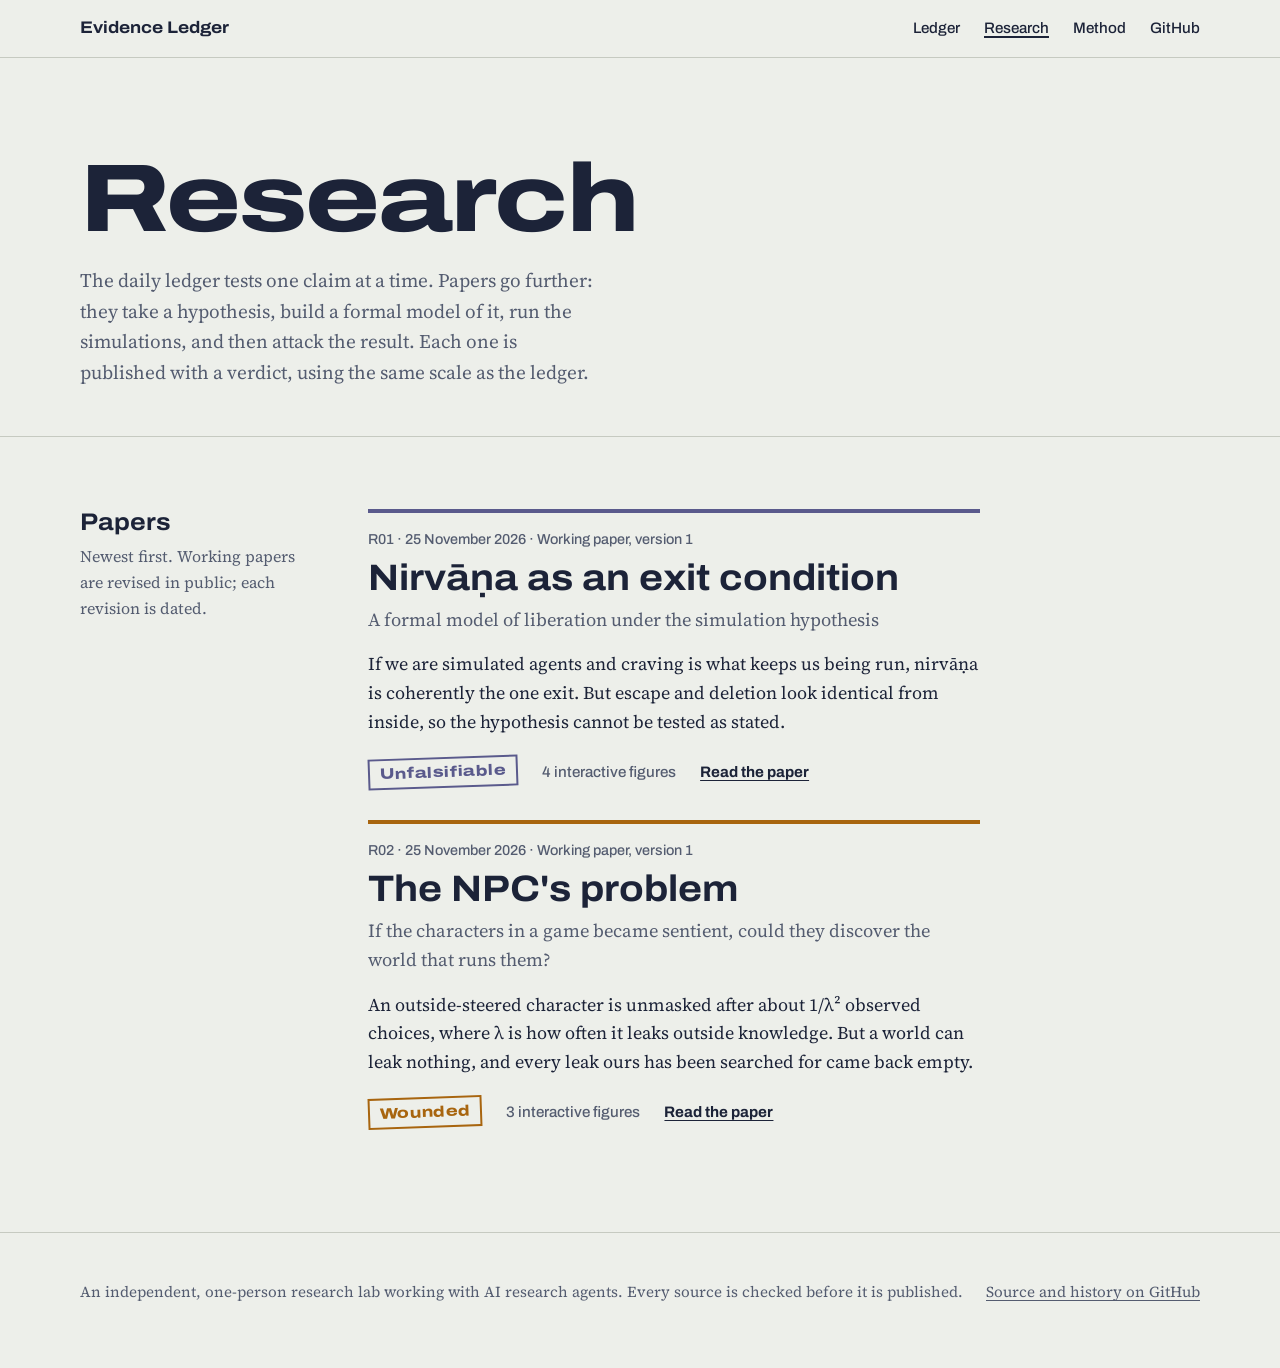
<file: research.html>
<!doctype html>
<html lang="en">
<head>
<meta charset="utf-8">
<meta name="viewport" content="width=device-width, initial-scale=1">
<title>Research — Evidence Ledger</title>
<meta name="description" content="Longer research papers from the Evidence Ledger lab: formal models, simulations and verdicts on hypotheses about simulation and free will.">
<link rel="preconnect" href="https://fonts.googleapis.com">
<link rel="preconnect" href="https://fonts.gstatic.com" crossorigin>
<link href="https://fonts.googleapis.com/css2?family=Archivo:wdth,wght@62..125,400..900&family=Source+Serif+4:opsz,wght@8..60,400;8..60,600&display=swap" rel="stylesheet">
<link rel="stylesheet" href="site.css">
</head>
<body>
<header class="site-head">
  <div class="wrap">
    <a class="brand" href="./">Evidence Ledger</a>
    <nav aria-label="Main">
      <a href="./#ledger">Ledger</a>
      <a href="research.html" aria-current="page">Research</a>
      <a href="./#method">Method</a>
      <a href="https://github.com/rangasl/evidence-ledger">GitHub</a>
    </nav>
  </div>
</header>

<main>
  <section class="research-head">
    <div class="wrap">
      <h1>Research</h1>
      <p class="intro">The daily ledger tests one claim at a time. Papers go further: they take a hypothesis, build a formal model of it, run the simulations, and then attack the result. Each one is published with a verdict, using the same scale as the ledger.</p>
    </div>
  </section>

  <section class="band">
    <div class="wrap band-grid">
      <div>
        <h2>Papers</h2>
        <p class="lede">Newest first. Working papers are revised in public; each revision is dated.</p>
      </div>
      <ol class="papers" id="papers"><li>Loading papers.</li></ol>
    </div>
  </section>
</main>

<footer class="site-foot">
  <div class="wrap">
    <p>An independent, one-person research lab working with AI research agents. Every source is checked before it is published.</p>
    <p><a href="https://github.com/rangasl/evidence-ledger">Source and history on GitHub</a></p>
  </div>
</footer>

<script>
const esc = s => String(s).replace(/[&<>"']/g, c => ({'&':'&amp;','<':'&lt;','>':'&gt;','"':'&quot;',"'":'&#39;'}[c]));
const label = v => v.charAt(0) + v.slice(1).toLowerCase();
fetch('papers.json').then(r => r.json()).then(({ papers }) => {
  document.getElementById('papers').innerHTML = papers.slice().sort((a, b) => b.date.localeCompare(a.date)).map(p => `
    <li data-v="${p.verdict}">
      <p class="p-meta">${esc(p.id)} · ${new Date(p.date).toLocaleDateString('en-GB', {day:'numeric', month:'long', year:'numeric'})} · ${esc(p.status)}</p>
      <h3><a href="${esc(p.file)}">${esc(p.title)}</a></h3>
      <p class="p-sub">${esc(p.subtitle)}</p>
      <p class="p-sum">${esc(p.summary)}</p>
      <p class="p-foot"><span class="stamp" data-v="${p.verdict}">${label(p.verdict)}</span><span>${p.figures} interactive figures</span><a href="${esc(p.file)}">Read the paper</a></p>
    </li>`).join('');
}).catch(() => { document.getElementById('papers').innerHTML = '<li>The list could not be loaded. Refresh the page.</li>'; });
</script>
</body>
</html>
</file>
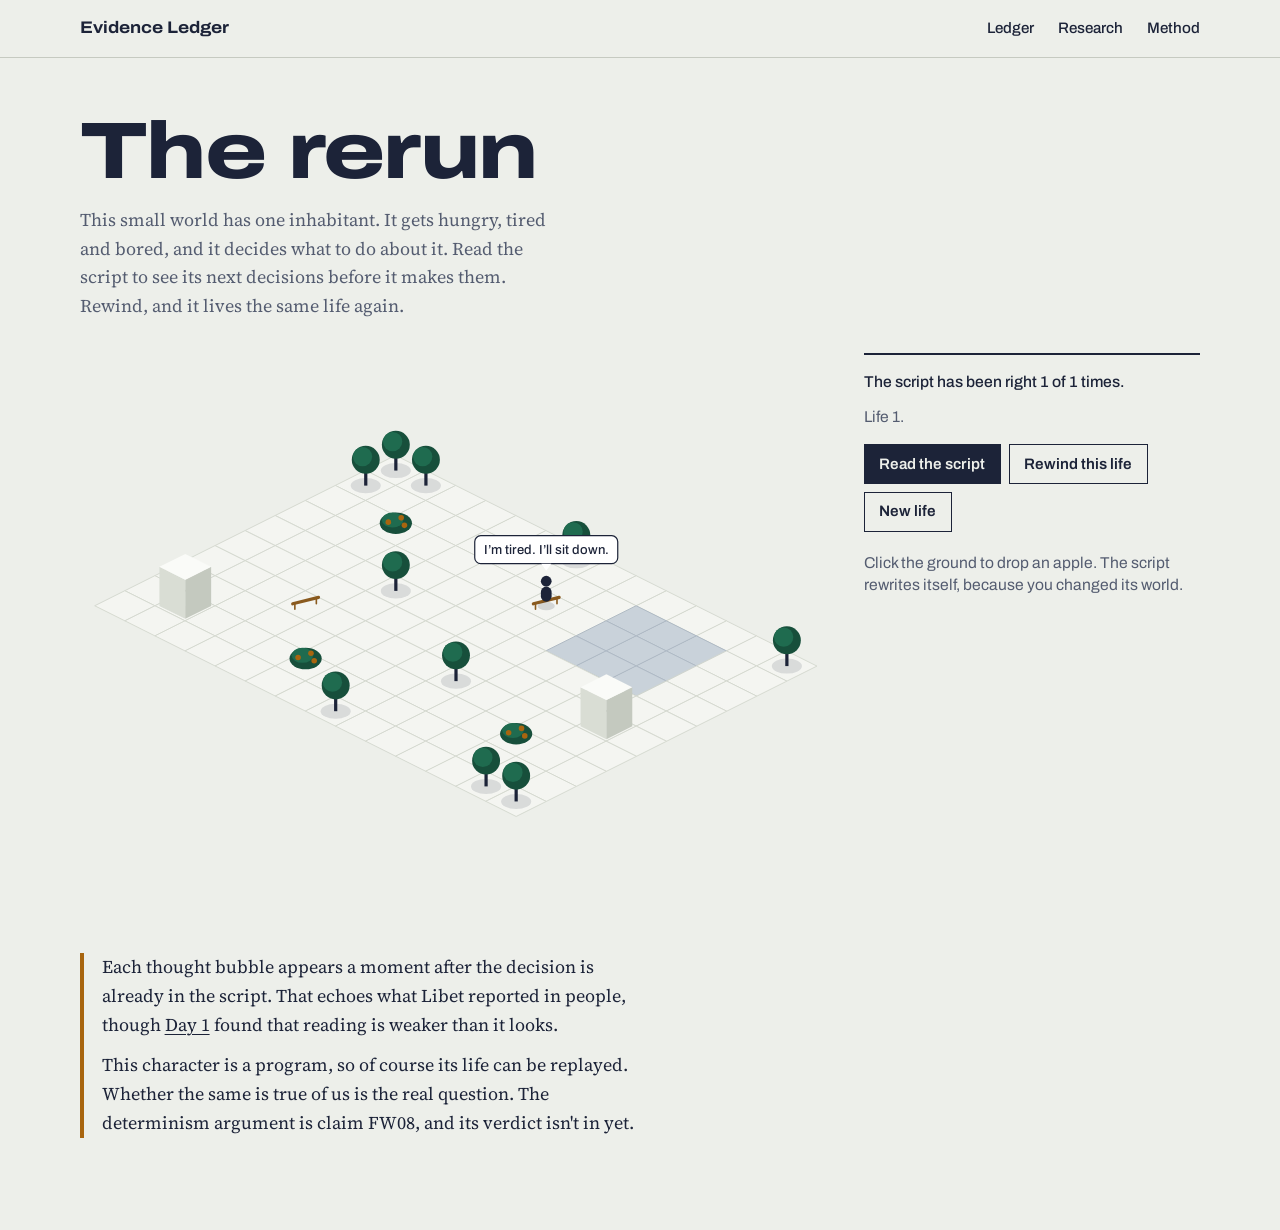
<file: world.html>
<!doctype html>
<html lang="en">
<head>
<meta charset="utf-8">
<meta name="viewport" content="width=device-width, initial-scale=1">
<title>The rerun — Evidence Ledger</title>
<meta name="description" content="A small world with one inhabitant. Every choice it makes can be read in advance, and a rewind replays the same life.">
<link rel="preconnect" href="https://fonts.googleapis.com">
<link rel="preconnect" href="https://fonts.gstatic.com" crossorigin>
<link href="https://fonts.googleapis.com/css2?family=Archivo:wdth,wght@62..125,400..900&family=Source+Serif+4:opsz,wght@8..60,400;8..60,600&display=swap" rel="stylesheet">
<link rel="stylesheet" href="site.css">
<style>
  .rerun { padding-block: clamp(2rem, 5vw, 3.5rem) clamp(3rem, 7vw, 5rem); }
  .rerun h1 { font: 800 clamp(2.4rem, 6.5vw, 5rem)/0.95 var(--display); font-stretch: 125%; letter-spacing: -0.02em; margin: 0 0 1rem; max-width: 16ch; }
  .rerun .lede { max-width: 54ch; color: var(--ink-soft); margin: 0 0 2rem; }
  .rerun-grid { display: grid; grid-template-columns: minmax(0, 1fr) 21rem; gap: 2rem; align-items: start; }
  @media (max-width: 900px) { .rerun-grid { grid-template-columns: minmax(0, 1fr); } }
  .rerun canvas { display: block; width: 100%; height: clamp(340px, 46vw, 560px); cursor: copy; }
  .panel { border-top: 2px solid var(--ink); padding-top: 1rem; }
  .panel p { margin: 0 0 0.75rem; font: 500 0.98rem/1.45 var(--display); }
  .panel .soft { color: var(--ink-soft); font-weight: 400; }
  .controls { display: flex; flex-wrap: wrap; gap: 0.5rem; margin: 1rem 0 1.25rem; }
  .controls button {
    font: 600 0.95rem/1 var(--display); color: var(--ink); background: transparent;
    border: 1.5px solid var(--ink); padding: 0.7rem 0.9rem; cursor: pointer;
  }
  .controls button.primary { background: var(--ink); color: var(--paper); }
  .controls button:hover { background: var(--paper-deep); }
  .controls button.primary:hover { background: #2B3553; }
  #script { list-style: none; margin: 0; padding: 0; }
  #script li { display: grid; grid-template-columns: 4.5rem 1fr; gap: 0.2rem 0.75rem; padding: 0.55rem 0; border-bottom: 1px solid var(--rule); font: 400 0.95rem/1.35 var(--display); }
  #script li.next { font-weight: 600; }
  #script .when { color: var(--ink-soft); font-variant-numeric: tabular-nums; }
  #script .same, #script .diff { grid-column: 2; font-size: 0.82rem; }
  #script .same { color: var(--survives); }
  #script .diff { color: var(--dead); }
  .rerun-note { max-width: 62ch; margin-top: 2.5rem; padding-left: 1.1rem; border-left: 4px solid var(--wounded); }
  .rerun-note p { margin: 0 0 0.75rem; }
</style>
</head>
<body>
<header class="site-head">
  <div class="wrap">
    <a class="brand" href="./">Evidence Ledger</a>
    <nav aria-label="Main">
      <a href="./#ledger">Ledger</a>
      <a href="research.html">Research</a>
      <a href="./#method">Method</a>
    </nav>
  </div>
</header>
<main class="wrap rerun" id="rerun">
  <h1>The rerun</h1>
  <p class="lede">This small world has one inhabitant. It gets hungry, tired and bored, and it decides what to do about it. Read the script to see its next decisions before it makes them. Rewind, and it lives the same life again.</p>
  <div class="rerun-grid">
    <canvas role="img" aria-label="An isometric garden with a pond, trees, berry bushes and benches. A small figure walks between them, with a dotted line showing where it is going next."></canvas>
    <aside class="panel" aria-label="Controls and script">
      <p id="status"></p>
      <p class="soft" id="lives"></p>
      <div class="controls">
        <button type="button" class="primary" id="read-script" aria-expanded="false" aria-controls="script">Read the script</button>
        <button type="button" id="rewind">Rewind this life</button>
        <button type="button" id="new-life">New life</button>
      </div>
      <ol id="script" hidden aria-live="off"></ol>
      <p class="soft">Click the ground to drop an apple. The script rewrites itself, because you changed its world.</p>
    </aside>
  </div>
  <div class="rerun-note">
    <p>Each thought bubble appears a moment after the decision is already in the script. That echoes what Libet reported in people, though <a href="entry.html?day=2026-11-24">Day 1</a> found that reading is weaker than it looks.</p>
    <p>This character is a program, so of course its life can be replayed. Whether the same is true of us is the real question. The determinism argument is claim FW08, and its verdict isn't in yet.</p>
  </div>
</main>
<script type="module">
  import { mountWorld } from './world.js';
  await document.fonts.ready;
  mountWorld(document.getElementById('rerun'));
</script>
</body>
</html>
</file>
<file: site.css>
:root {
  --paper: #EDEFEA;
  --paper-deep: #E1E4DD;
  --ink: #1C2338;
  --ink-soft: #545C70;
  --rule: #C6CAC1;
  --survives: #1F6B4F;
  --wounded: #A8650F;
  --dead: #A4262C;
  --unfalsifiable: #5A5A8C;
  --display: "Archivo", "Helvetica Neue", Arial, sans-serif;
  --text: "Source Serif 4", Georgia, serif;
  --measure: 68ch;
}

* { box-sizing: border-box; }
html { -webkit-text-size-adjust: 100%; }
body {
  margin: 0;
  background: var(--paper);
  color: var(--ink);
  font: 400 1.125rem/1.6 var(--text);
  font-optical-sizing: auto;
}
a { color: inherit; text-decoration-thickness: 1px; text-underline-offset: 0.18em; }
a:hover { text-decoration-thickness: 2px; }
:focus-visible { outline: 3px solid var(--ink); outline-offset: 3px; }

.wrap { width: min(1120px, 100% - 2.5rem); margin-inline: auto; }

/* Header */
.site-head { padding-block: 1.25rem; border-bottom: 1px solid var(--rule); }
.site-head .wrap { display: flex; justify-content: space-between; align-items: baseline; gap: 1rem; flex-wrap: wrap; }
.brand { font: 700 1.05rem/1 var(--display); font-stretch: 112%; text-decoration: none; }
.site-head nav { display: flex; gap: 1.5rem; font: 500 0.95rem/1 var(--display); }
.site-head nav a { text-decoration: none; }
.site-head nav a:hover { text-decoration: underline; }

/* Hero: the two questions are the page */
.hero { padding-block: clamp(3rem, 8vw, 6.5rem) clamp(2.5rem, 6vw, 4.5rem); }
.intro { max-width: 46ch; font-size: 1.2rem; color: var(--ink-soft); margin: 0 0 clamp(2.5rem, 6vw, 4rem); }
.question { margin: 0; }
.question h1, .question h2, .sim-title h1 {
  margin: 0 0 1.1rem;
  font: 800 clamp(2.6rem, 8.2vw, 6.4rem)/0.95 var(--display);
  font-stretch: 125%;
  letter-spacing: -0.02em;
  max-width: 15ch;
}
.tally { display: flex; flex-wrap: wrap; align-items: center; gap: 0.75rem 1.25rem; }
.cells { display: flex; flex-wrap: wrap; gap: 4px; list-style: none; margin: 0; padding: 0; }
.cells a {
  display: block; width: 1.5rem; height: 2.25rem;
  background: var(--c, var(--ink));
}
.cells a:hover { transform: translateY(-3px); }
.tally-text { font: 500 1rem/1.4 var(--display); color: var(--ink-soft); margin: 0; }
.tally-text strong { color: var(--ink); font-weight: 700; }

[data-v="SURVIVES"] { --c: var(--survives); }
[data-v="WOUNDED"] { --c: var(--wounded); }
[data-v="DEAD"] { --c: var(--dead); }
[data-v="UNFALSIFIABLE"] { --c: var(--unfalsifiable); }

/* Simulation hero: full-bleed block world, title over it */
.scene-sim { position: relative; height: calc(100svh - 58px); min-height: 560px; max-height: 1000px; overflow: hidden; cursor: crosshair; }
.scene-sim canvas { position: absolute; inset: 0; width: 100%; height: 100%; }
.scene-sim.is-world { cursor: copy; }
.hero-script { position: absolute; z-index: 2; bottom: clamp(1.75rem, 5vh, 3.5rem); right: max(1.25rem, calc((100% - 1120px) / 2)); width: min(20rem, 100% - 2.5rem);
  background: rgb(237 239 234 / 0.9); border-top: 2px solid var(--ink); padding: 0.8rem 0 0.2rem; font: 500 0.9rem/1.35 var(--display); }
.hero-script .hs-title { margin: 0 0 0.4rem; font-weight: 700; }
.hero-script ol { list-style: none; margin: 0; padding: 0; }
.hero-script li { display: grid; grid-template-columns: 4rem 1fr; gap: 0 0.6rem; padding: 0.35rem 0; border-bottom: 1px solid var(--rule); }
.hero-script li.next { font-weight: 700; }
.hero-script .when { color: var(--ink-soft); font-variant-numeric: tabular-nums; }
.hero-script .same, .hero-script .diff { grid-column: 2; font-size: 0.78rem; color: var(--survives); }
.hero-script .diff { color: var(--dead); }
.hero-script .hs-status { margin: 0.5rem 0; color: var(--ink-soft); }
.hero-script .hs-row { display: flex; align-items: center; gap: 0.75rem; flex-wrap: wrap; color: var(--ink-soft); }
.hero-script button { font: 600 0.88rem/1 var(--display); color: var(--paper); background: var(--ink); border: 0; padding: 0.6rem 0.8rem; cursor: pointer; }
.scene-sim.is-world .sim-title h1 { max-width: min(15ch, calc(100vw - 26rem - max(2.5rem, 100vw - 1120px))); font-size: clamp(2.6rem, 6vw, 5.4rem); }
@media (max-width: 760px) { .scene-sim.is-world .sim-title h1 { max-width: none; } }
@media (max-width: 760px) { .hero-script { position: relative; right: auto; bottom: auto; margin: 0 1.25rem; width: auto; } .scene-sim.is-world { height: auto; min-height: 0; max-height: none; padding-top: 58vh; } .scene-sim.is-world canvas { height: 60vh; } .scene-sim.is-world .sim-title { position: relative; bottom: auto; margin-top: 1rem; } .scene-sim.is-world::after { display: none; } }
.scene-sim::after { content: ""; position: absolute; inset: 0; pointer-events: none;
  background: linear-gradient(to top, var(--paper) 0%, rgb(237 239 234 / 0.85) 22%, rgb(237 239 234 / 0) 50%); }
.sim-title { position: absolute; left: 0; right: 0; bottom: clamp(1.75rem, 5vh, 3.5rem); z-index: 1; pointer-events: none; }
.sim-title a { pointer-events: auto; }
.sim-hint { position: absolute; z-index: 1; top: 1.25rem; right: max(1.25rem, calc((100% - 1120px) / 2)); margin: 0;
  max-width: 24ch; text-align: right; font: 500 0.9rem/1.35 var(--display); color: var(--ink-soft); pointer-events: none; }
@media (max-width: 640px) { .sim-hint { left: 1.25rem; right: auto; text-align: left; max-width: 32ch; } }
.intro-band { padding-block: clamp(2rem, 5vw, 3.5rem); }
.intro-grid { display: grid; grid-template-columns: minmax(0, 1.3fr) minmax(0, 1fr); gap: 1.5rem 4rem; align-items: start; }
@media (max-width: 760px) { .intro-grid { grid-template-columns: minmax(0, 1fr); } }
.intro-grid .intro { margin: 0; max-width: 40ch; color: var(--ink); font-size: clamp(1.2rem, 2vw, 1.45rem); line-height: 1.45; }
.scene-note { max-width: 52ch; margin: 0; font-size: 1rem; color: var(--ink-soft); }

/* Free will scene */
.scene-fw { padding-block: clamp(3rem, 7vw, 5rem); border-top: 1px solid var(--rule); }
.fw-figure { margin: clamp(2rem, 5vw, 3rem) 0 0; }
.fw-figure canvas { display: block; width: 100%; height: 360px; }
.fw-figure figcaption { max-width: 62ch; margin-top: 1.25rem; font-size: 1rem; color: var(--ink-soft); }
@media (max-width: 640px) { .fw-figure canvas { height: 560px; } }

.rerun-link { max-width: 62ch; margin: 2rem 0 0; padding-left: 1.1rem; border-left: 4px solid var(--wounded); font-size: 1.05rem; }
.rerun-link a { font: 700 1.05rem/1 var(--display); }

/* Sections */
.band { border-top: 1px solid var(--rule); padding-block: clamp(2.5rem, 6vw, 4.5rem); }
.band-grid { display: grid; grid-template-columns: minmax(0, 15rem) minmax(0, 1fr); gap: 1.5rem 3rem; }
.band h2 { font: 700 1.5rem/1.15 var(--display); font-stretch: 110%; margin: 0; }
.band .lede { color: var(--ink-soft); margin: 0.5rem 0 0; font-size: 1rem; }
@media (max-width: 760px) { .band-grid { grid-template-columns: minmax(0, 1fr); } }

/* Verdict stamp */
.stamp {
  display: inline-block;
  font: 800 0.95rem/1 var(--display); font-stretch: 125%; letter-spacing: 0.04em;
  color: var(--c); border: 2px solid var(--c); padding: 0.4rem 0.6rem 0.35rem;
  transform: rotate(-2deg);
}

/* Latest entry */
.latest { max-width: var(--measure); }
.latest .meta { font: 500 0.95rem/1.4 var(--display); color: var(--ink-soft); margin: 0 0 0.75rem; }
.latest h3 { font: 700 clamp(1.6rem, 3.4vw, 2.2rem)/1.1 var(--display); font-stretch: 108%; margin: 0 0 1rem; }
.latest .summary { font-size: 1.25rem; margin: 1rem 0; }
.latest blockquote { margin: 1.25rem 0; padding: 0 0 0 1.1rem; border-left: 4px solid var(--c); }
.latest .read { font: 600 1rem/1 var(--display); }

/* Ledger table */
.ledger { width: 100%; border-collapse: collapse; font-size: 1rem; }
.ledger th { text-align: left; font: 600 0.85rem/1.2 var(--display); color: var(--ink-soft); padding: 0 1rem 0.6rem 0; border-bottom: 2px solid var(--ink); }
.ledger td { padding: 0.85rem 1rem 0.85rem 0; border-bottom: 1px solid var(--rule); vertical-align: top; }
.ledger td.v { font: 700 0.85rem/1.4 var(--display); font-stretch: 115%; color: var(--c); white-space: nowrap; }
.ledger .num { font-variant-numeric: tabular-nums; white-space: nowrap; }
@media (max-width: 640px) { .ledger .hide-sm { display: none; } }

/* Method */
.steps { list-style: none; margin: 0; padding: 0; display: grid; gap: 1.5rem; max-width: var(--measure); counter-reset: s; }
.steps li { display: grid; grid-template-columns: 2.5rem minmax(0, 1fr); counter-increment: s; }
.steps li::before { content: counter(s); font: 800 1.6rem/1 var(--display); font-stretch: 125%; }
.steps h3 { font: 700 1.1rem/1.3 var(--display); margin: 0 0 0.25rem; }
.steps p { margin: 0; color: var(--ink-soft); }
.legend { display: grid; grid-template-columns: repeat(auto-fit, minmax(min(13rem, 100%), 1fr)); gap: 1.25rem; margin-top: 2.5rem; max-width: 52rem; }
.legend div { border-top: 4px solid var(--c); padding-top: 0.6rem; font-size: 0.95rem; }
.legend b { display: block; font: 700 0.9rem/1.4 var(--display); font-stretch: 115%; color: var(--c); }

/* Up next */
.next { list-style: none; margin: 0; padding: 0; max-width: var(--measure); }
.next li { padding: 0.7rem 0; border-bottom: 1px solid var(--rule); display: grid; grid-template-columns: 4.5rem 1fr; gap: 1rem; }
.next .id { font: 600 0.9rem/1.6 var(--display); color: var(--ink-soft); }

.site-foot { border-top: 1px solid var(--rule); padding-block: 2rem 3rem; font-size: 0.95rem; color: var(--ink-soft); }
.site-foot .wrap { display: flex; justify-content: space-between; gap: 1rem; flex-wrap: wrap; }

/* Entry page */
.entry { max-width: var(--measure); padding-block: clamp(2rem, 6vw, 4rem); }
.entry .back { font: 500 0.95rem/1 var(--display); }
.entry h1 { font: 800 clamp(2.1rem, 5.5vw, 3.6rem)/1.02 var(--display); font-stretch: 118%; letter-spacing: -0.015em; margin: 1.5rem 0 1.25rem; }
.verdict-banner { border-left: 6px solid var(--c); background: var(--paper-deep); padding: 1rem 1.25rem; margin: 0 0 2rem; }
.verdict-banner p { margin: 0.6rem 0 0; font-size: 1.15rem; }
.entry .facts { font: 500 0.95rem/1.4 var(--display); color: var(--ink-soft); margin: 0 0 1rem; }
.entry h2 { font: 700 1.4rem/1.2 var(--display); font-stretch: 110%; margin: 2.5rem 0 0.75rem; }
.entry blockquote { margin: 1.25rem 0; padding: 0.25rem 0 0.25rem 1.1rem; border-left: 4px solid var(--ink); font-size: 1.15rem; }
.entry ul { padding-left: 1.2rem; }
.entry li { margin-bottom: 0.4rem; }
.entry #body h2:last-of-type + ul { font-size: 0.95rem; overflow-wrap: anywhere; }

/* Research list */
.site-head nav a[aria-current="page"] { text-decoration: underline; text-decoration-thickness: 2px; }
.research-head { padding-block: clamp(3rem, 8vw, 6rem) clamp(1.5rem, 4vw, 3rem); }
.research-head h1 { margin: 0 0 1.25rem; font: 800 clamp(2.8rem, 8vw, 6rem)/0.95 var(--display); font-stretch: 125%; letter-spacing: -0.02em; }
.research-head .intro { margin: 0; max-width: 52ch; }
.papers { list-style: none; margin: 0; padding: 0; max-width: var(--measure); }
.papers li { border-top: 4px solid var(--c, var(--ink)); padding: 1rem 0 2rem; }
.papers .p-meta { font: 500 0.9rem/1.4 var(--display); color: var(--ink-soft); margin: 0 0 0.6rem; }
.papers h3 { font: 700 clamp(1.6rem, 3.4vw, 2.3rem)/1.08 var(--display); font-stretch: 110%; margin: 0; }
.papers h3 a { text-decoration: none; }
.papers h3 a:hover { text-decoration: underline; }
.papers .p-sub { font-size: 1.15rem; color: var(--ink-soft); margin: 0.4rem 0 1rem; }
.papers .p-sum { margin: 0 0 1.25rem; }
.papers .p-foot { display: flex; flex-wrap: wrap; align-items: center; gap: 0.75rem 1.5rem; margin: 0; font: 500 0.95rem/1 var(--display); color: var(--ink-soft); }
.papers .p-foot a { font-weight: 700; color: var(--ink); }
.home-papers .paper-link { max-width: var(--measure); border-top: 4px solid var(--c); padding-top: 0.8rem; }
.home-papers .paper-link h3 { font: 700 clamp(1.4rem, 3vw, 2rem)/1.1 var(--display); font-stretch: 108%; margin: 0.3rem 0 0.6rem; }
.home-papers .paper-link h3 a { text-decoration: none; }
.home-papers .paper-link p { margin: 0 0 0.8rem; }
.home-papers .meta { font: 500 0.9rem/1.4 var(--display); color: var(--ink-soft); }

@media (prefers-reduced-motion: reduce) { * { transition: none !important; } .cells a:hover { transform: none; } }
.home-papers .read { font: 600 1rem/1 var(--display); }
</file>
